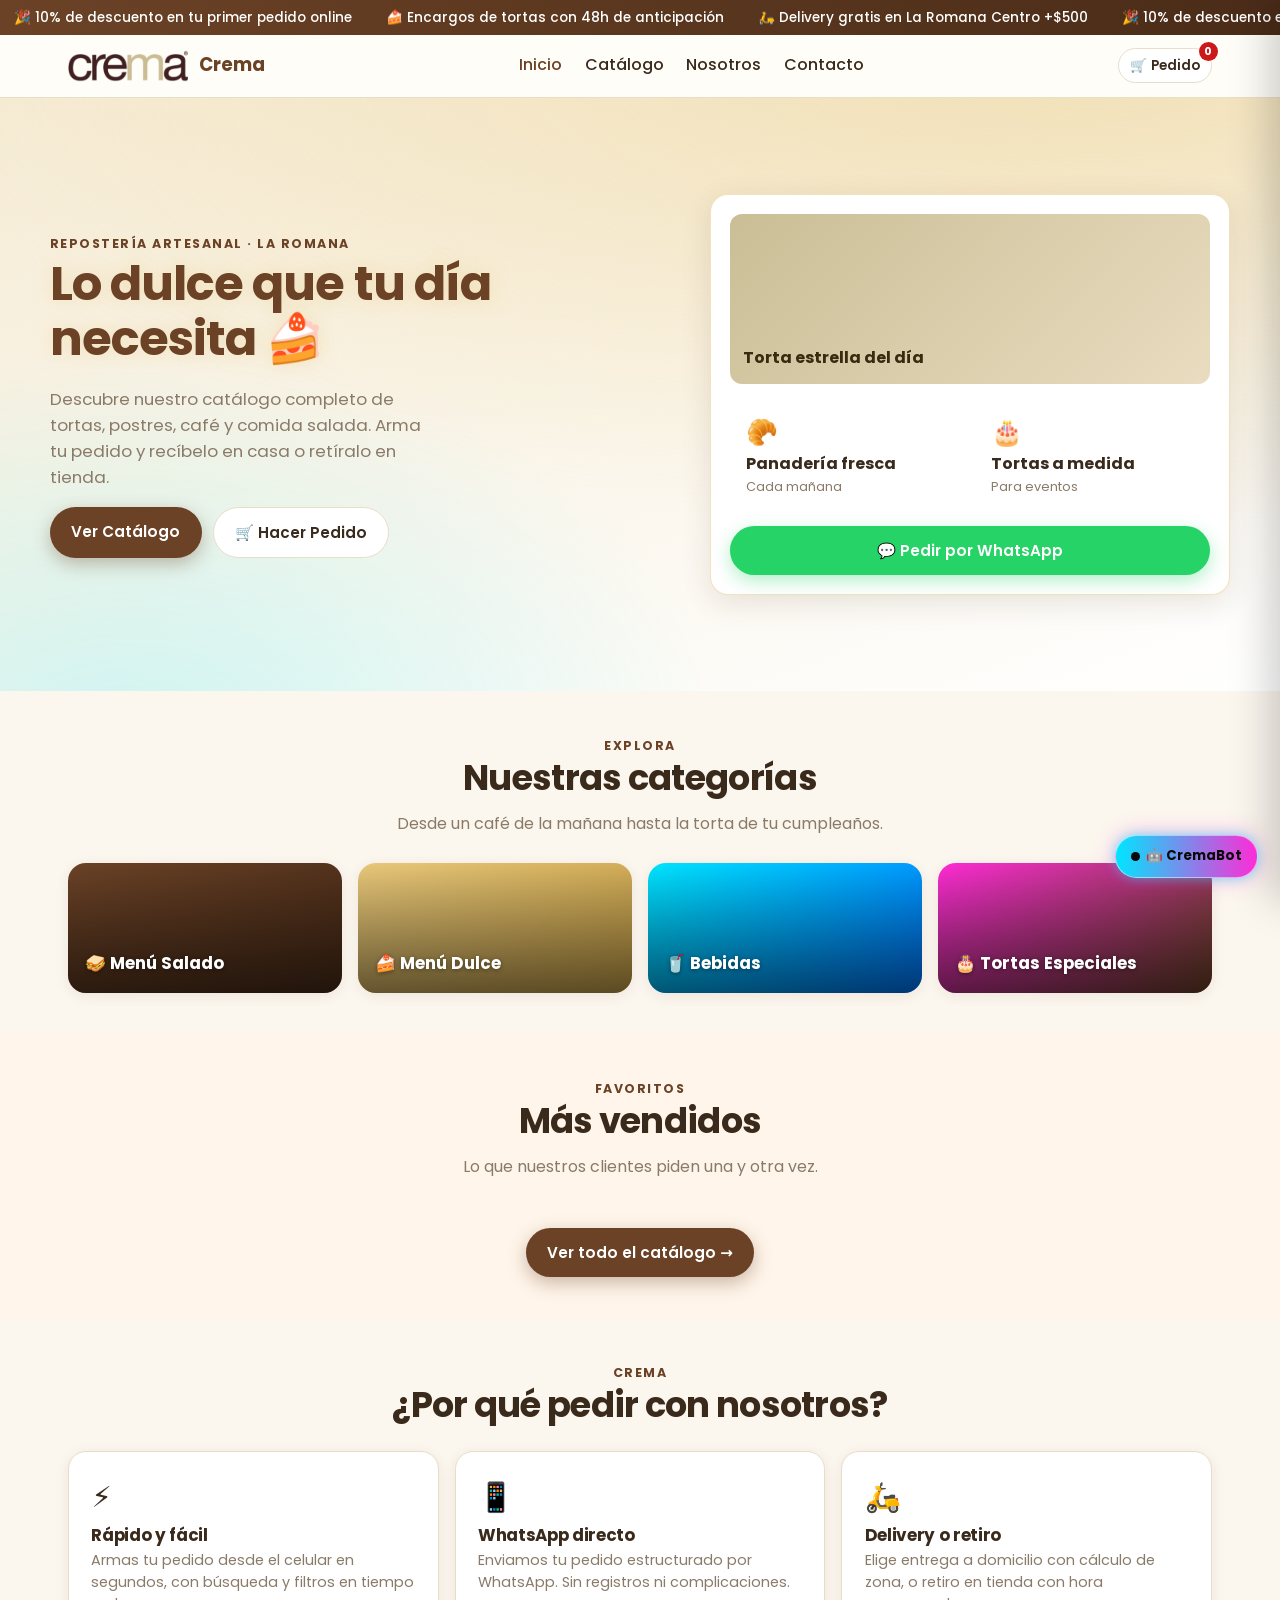
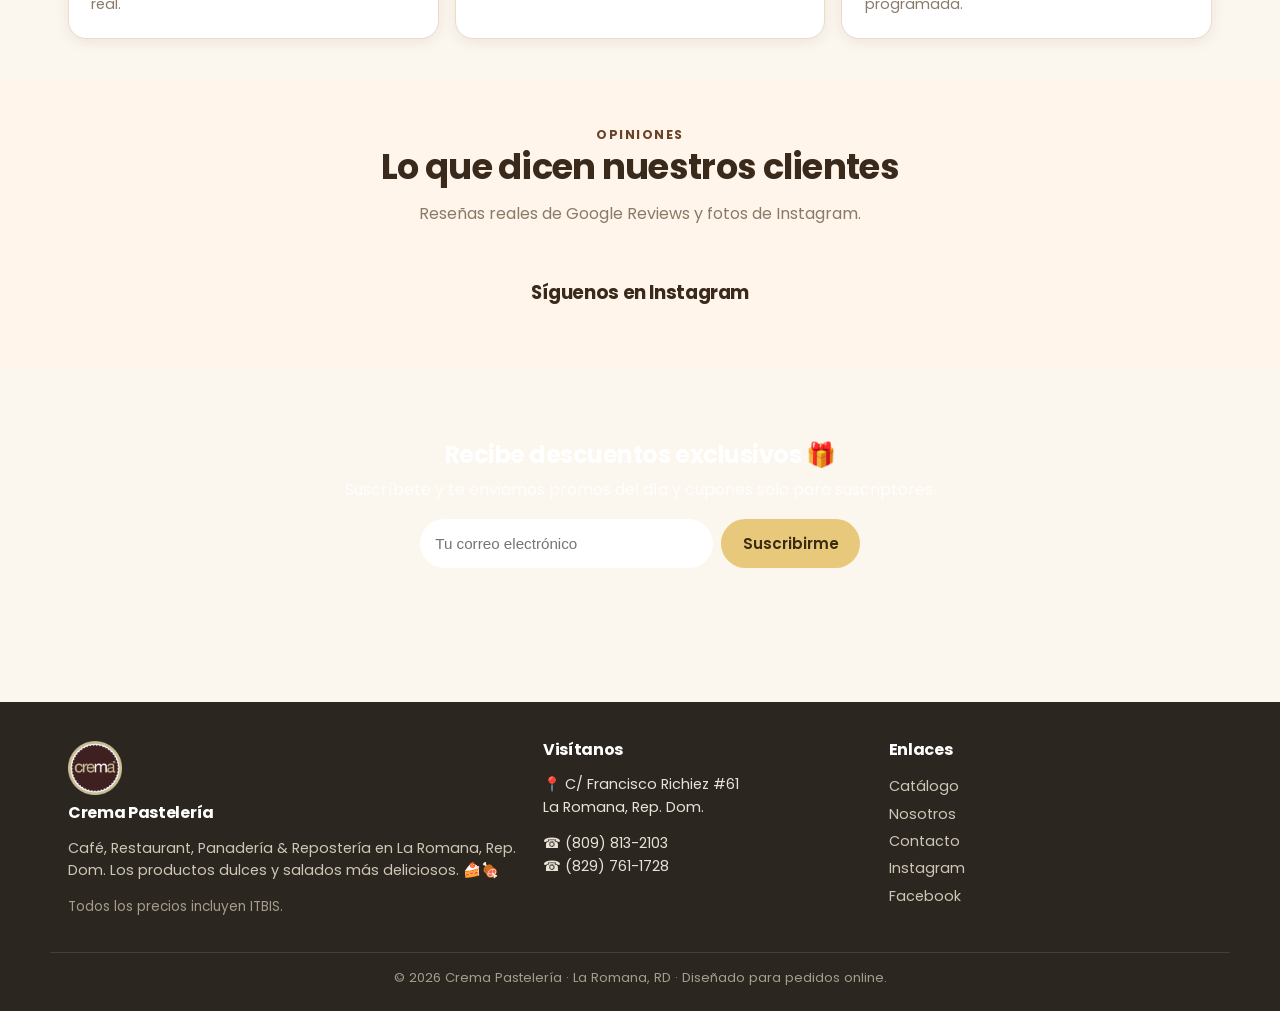
<file: index.html>
<!DOCTYPE html>
<html lang="es">
<head>
<meta charset="UTF-8">
<meta name="viewport" content="width=device-width, initial-scale=1">
<title>Crema Pastelería | Café, Restaurant, Panadería & Repostería — La Romana</title>
<meta name="description" content="Crema Pastelería en La Romana, RD. Repostería, pasteles, postres, café y comida salada. Pide online por WhatsApp con entrega a domicilio o retiro en tienda.">
<meta name="theme-color" content="#6b4226">
<meta property="og:title" content="Crema Pastelería — Pide online">
<meta property="og:description" content="Repostería artesanal en La Romana. Catálogo digital, pedidos por WhatsApp y entrega a domicilio.">
<meta property="og:type" content="website">
<meta property="og:locale" content="es_DO">
<link rel="preconnect" href="https://fonts.googleapis.com">
<link rel="preconnect" href="https://fonts.gstatic.com" crossorigin>
<link href="https://fonts.googleapis.com/css2?family=Poppins:wght@400;500;600;700&display=swap" rel="stylesheet">
<link rel="stylesheet" href="assets/css/style.css">
</head>
<body>

<!-- Promo banner -->
<div class="promo">
  <div class="promo-track">
    <span>🎉 10% de descuento en tu primer pedido online</span>
    <span>🍰 Encargos de tortas con 48h de anticipación</span>
    <span>🛵 Delivery gratis en La Romana Centro +$500</span>
    <span>🎉 10% de descuento en tu primer pedido online</span>
    <span>🍰 Encargos de tortas con 48h de anticipación</span>
    <span>🛵 Delivery gratis en La Romana Centro +$500</span>
  </div>
</div>

<!-- Header -->
<header class="site-header">
  <div class="container nav">
    <a class="brand" href="index.html">
      <img src="assets/img/logos/logo-header.png" alt="Crema Pastelería" onerror="this.style.display='none'">
      Crema
    </a>
    <nav class="nav-links">
      <a href="index.html" class="active">Inicio</a>
      <a href="catalogo.html">Catálogo</a>
      <a href="nosotros.html">Nosotros</a>
      <a href="contacto.html">Contacto</a>
    </nav>
    <div style="display:flex;align-items:center;gap:.6em">
      <button class="cart-btn" data-open-cart aria-label="Abrir pedido">
        🛒 <span>Pedido</span> <span class="cart-count" id="cart-count">0</span>
      </button>
      <button class="hamburger" id="hamburger" aria-label="Menú"><span></span><span></span><span></span></button>
    </div>
  </div>
  <nav class="mobile-menu" id="mobile-menu">
    <a href="index.html">Inicio</a>
    <a href="catalogo.html">Catálogo</a>
    <a href="nosotros.html">Nosotros</a>
    <a href="contacto.html">Contacto</a>
  </nav>
</header>

<!-- Hero -->
<section class="hero">
  <div class="container hero-inner">
    <div class="hero-left">
      <span class="eyebrow">Repostería artesanal · La Romana</span>
      <h1>Lo dulce que tu día necesita 🍰</h1>
      <p>Descubre nuestro catálogo completo de tortas, postres, café y comida salada. Arma tu pedido y recíbelo en casa o retíralo en tienda.</p>
      <div class="hero-cta">
        <a href="catalogo.html" class="btn btn-primary">Ver Catálogo</a>
        <button class="btn btn-ghost" data-open-cart>🛒 Hacer Pedido</button>
      </div>
    </div>
    <div class="hero-card">
      <div class="dish" style="background:linear-gradient(135deg,#cabe96,#e9dcc0)">Torta estrella del día</div>
      <div style="display:grid;grid-template-columns:1fr 1fr;gap:.6em">
        <div style="background:var(--cream-soft);border-radius:14px;padding:1em">
          <div style="font-size:1.6rem">🥐</div><strong>Panadería fresca</strong>
          <div class="muted" style="font-size:.8rem">Cada mañana</div>
        </div>
        <div style="background:var(--cream-soft);border-radius:14px;padding:1em">
          <div style="font-size:1.6rem">🎂</div><strong>Tortas a medida</strong>
          <div class="muted" style="font-size:.8rem">Para eventos</div>
        </div>
      </div>
      <a href="https://wa.me/18098132103" target="_blank" class="btn btn-wa btn-block">💬 Pedir por WhatsApp</a>
    </div>
  </div>
</section>

<!-- Categorías -->
<section id="categorias">
  <div class="container">
    <div class="section-head">
      <span class="eyebrow">Explora</span>
      <h2>Nuestras categorías</h2>
      <p>Desde un café de la mañana hasta la torta de tu cumpleaños.</p>
    </div>
    <div class="cat-grid">
      <a class="cat-card" style="background:linear-gradient(135deg,#6b4226,#4a2c18)" href="catalogo.html?cat=menu-salado"><span>🥪 Menú Salado</span></a>
      <a class="cat-card" style="background:linear-gradient(135deg,#e8c87a,#c9a24a)" href="catalogo.html?cat=menu-dulce"><span>🍰 Menú Dulce</span></a>
      <a class="cat-card" style="background:linear-gradient(135deg,#00e5ff,#0077ff)" href="catalogo.html?cat=bebidas-drinks"><span>🥤 Bebidas</span></a>
      <a class="cat-card" style="background:linear-gradient(135deg,#ff2bd6,#6b4226)" href="catalogo.html?cat=menu-dulce/tartas"><span>🎂 Tortas Especiales</span></a>
    </div>
  </div>
</section>

<!-- Más vendidos (se llena con JS) -->
<section id="vendidos" style="background:#fff5ea">
  <div class="container">
    <div class="section-head">
      <span class="eyebrow">Favoritos</span>
      <h2>Más vendidos</h2>
      <p>Lo que nuestros clientes piden una y otra vez.</p>
    </div>
    <div class="product-grid" id="best-grid"></div>
    <div class="center" style="margin-top:1.4em">
      <a href="catalogo.html" class="btn btn-primary">Ver todo el catálogo →</a>
    </div>
  </div>
</section>

<!-- Por qué elegirnos -->
<section id="porque">
  <div class="container">
    <div class="section-head">
      <span class="eyebrow">Crema</span>
      <h2>¿Por qué pedir con nosotros?</h2>
    </div>
    <div class="feature-grid">
      <div class="feature"><div class="ic">⚡</div><h3>Rápido y fácil</h3><p>Armas tu pedido desde el celular en segundos, con búsqueda y filtros en tiempo real.</p></div>
      <div class="feature"><div class="ic">📱</div><h3>WhatsApp directo</h3><p>Enviamos tu pedido estructurado por WhatsApp. Sin registros ni complicaciones.</p></div>
      <div class="feature"><div class="ic">🛵</div><h3>Delivery o retiro</h3><p>Elige entrega a domicilio con cálculo de zona, o retiro en tienda con hora programada.</p></div>
    </div>
  </div>
</section>

<!-- Reseñas -->
<section id="resenas" style="background:#fff5ea">
  <div class="container">
    <div class="section-head">
      <span class="eyebrow">Opiniones</span>
      <h2>Lo que dicen nuestros clientes</h2>
      <p>Reseñas reales de Google Reviews y fotos de Instagram.</p>
    </div>
    <div class="reviews-grid" id="reviews-grid"></div>
    <h3 class="center" style="margin-top:1.6em">Síguenos en Instagram</h3>
    <div class="ig-grid" id="ig-grid"></div>
  </div>
</section>

<!-- Suscripción -->
<section id="suscribir">
  <div class="container">
    <div class="subscribe">
      <h2>Recibe descuentos exclusivos 🎁</h2>
      <p style="opacity:.9;margin:.2em 0 0">Suscríbete y te enviamos promos del día y cupones solo para suscriptores.</p>
      <form id="subscribe-form">
        <input type="email" id="sub-email" placeholder="Tu correo electrónico" required>
        <button class="btn btn-cream" type="submit">Suscribirme</button>
      </form>
      <div class="msg" id="sub-msg"></div>
    </div>
  </div>
</section>

<!-- Footer -->
<footer class="site-footer">
  <div class="container footer-grid">
    <div>
      <img src="assets/img/logos/logo-principal.png" alt="Crema Pastelería" style="height:54px;width:auto;margin-bottom:.6em;border-radius:10px">
      <h4>Crema Pastelería</h4>
      <p style="font-size:.9rem;color:#cfc6b6">Café, Restaurant, Panadería & Repostería en La Romana, Rep. Dom. Los productos dulces y salados más deliciosos. 🍰🍖</p>
      <p style="font-size:.85rem;color:#a59c8c">Todos los precios incluyen ITBIS.</p>
    </div>
    <div>
      <h4>Visítanos</h4>
      <p style="font-size:.9rem">📍 C/ Francisco Richiez #61<br>La Romana, Rep. Dom.</p>
      <p style="font-size:.9rem">☎ (809) 813-2103<br>☎ (829) 761-1728</p>
    </div>
    <div>
      <h4>Enlaces</h4>
      <p style="font-size:.9rem;line-height:1.9">
        <a href="catalogo.html">Catálogo</a><br>
        <a href="nosotros.html">Nosotros</a><br>
        <a href="contacto.html">Contacto</a><br>
        <a href="https://instagram.com/cremapasteleria" target="_blank">Instagram</a><br>
        <a href="https://facebook.com/cremapasteleria" target="_blank">Facebook</a>
      </p>
    </div>
  </div>
  <div class="container footer-bottom">© <span id="year"></span> Crema Pastelería · La Romana, RD · Diseñado para pedidos online.</div>
</footer>

<!-- Carrito drawer -->
<div class="cart-overlay" id="cart-overlay"></div>
<aside class="cart-drawer" id="cart-drawer" aria-label="Pedido">
  <div class="cart-head">
    <h3>Tu Pedido 🛒</h3>
    <button class="close" data-close-cart aria-label="Cerrar">✕</button>
  </div>
  <div class="cart-items" id="cart-items"></div>
  <div class="cart-foot">
    <div class="delivery-toggle" id="delivery-block" style="display:none">
      <button data-mode="pickup" class="active">🏪 Retiro</button>
      <button data-mode="delivery">🛵 Delivery</button>
    </div>
    <div id="zone-wrap" style="display:none" class="field">
      <label>Zona de entrega</label>
      <select id="zone-sel">
        <option value="central">La Romana Centro</option>
        <option value="este">Romana Este</option>
        <option value="colonia">Villa Hermosa / Colonia</option>
        <option value="out">Fuera de zona (+cargo)</option>
      </select>
    </div>
    <div class="sched">
      <div class="field" style="margin:0">
        <label>Fecha</label>
        <input type="date" id="sched-date">
      </div>
      <div class="field" style="margin:0">
        <label>Hora</label>
        <select id="sched-time">
          <option>09:00</option><option>10:00</option><option>11:00</option>
          <option>12:00</option><option>13:00</option><option>14:00</option>
          <option>15:00</option><option>16:00</option><option>17:00</option>
          <option>18:00</option><option>19:00</option>
        </select>
      </div>
    </div>
    <div class="cart-total"><span>Total</span><span id="cart-total">$0.00</span></div>
    <button class="btn btn-wa btn-block" id="send-wa">💬 Enviar pedido por WhatsApp</button>
  </div>
</aside>

<!-- FAB carrito -->
<button class="fab btn btn-primary" id="cart-fab" aria-label="Pedido">🛒 <span class="cart-count" id="cart-count2">0</span></button>

<!-- Chatbot flotante -->
<button class="chat-fab" id="chat-fab" aria-label="Chat">
  <span class="dot"></span> <span id="chat-fab-text">🤖 CremaBot</span>
</button>
<div class="chat-panel" id="chat-panel" aria-live="polite">
  <div class="chat-head">
    <div class="avatar">🤖</div>
    <div>
      <div class="title">CremaBot</div>
      <div class="sub">Busca precios y productos</div>
    </div>
    <button class="x" id="chat-close" aria-label="Cerrar">✕</button>
  </div>
  <div class="chat-body" id="chat-body"></div>
  <form class="chat-input" id="chat-form">
    <input type="text" id="chat-text" placeholder="Pregunta algo... ej. precio de la torta" autocomplete="off">
    <button type="submit">➤</button>
  </form>
</div>

<div class="toast" id="toast"></div>

<script src="assets/js/products.js"></script>
<script src="assets/js/app.js"></script>
<script src="assets/js/home.js"></script>
<script src="assets/js/chatbot.js"></script>
</body>
</html>
</file>
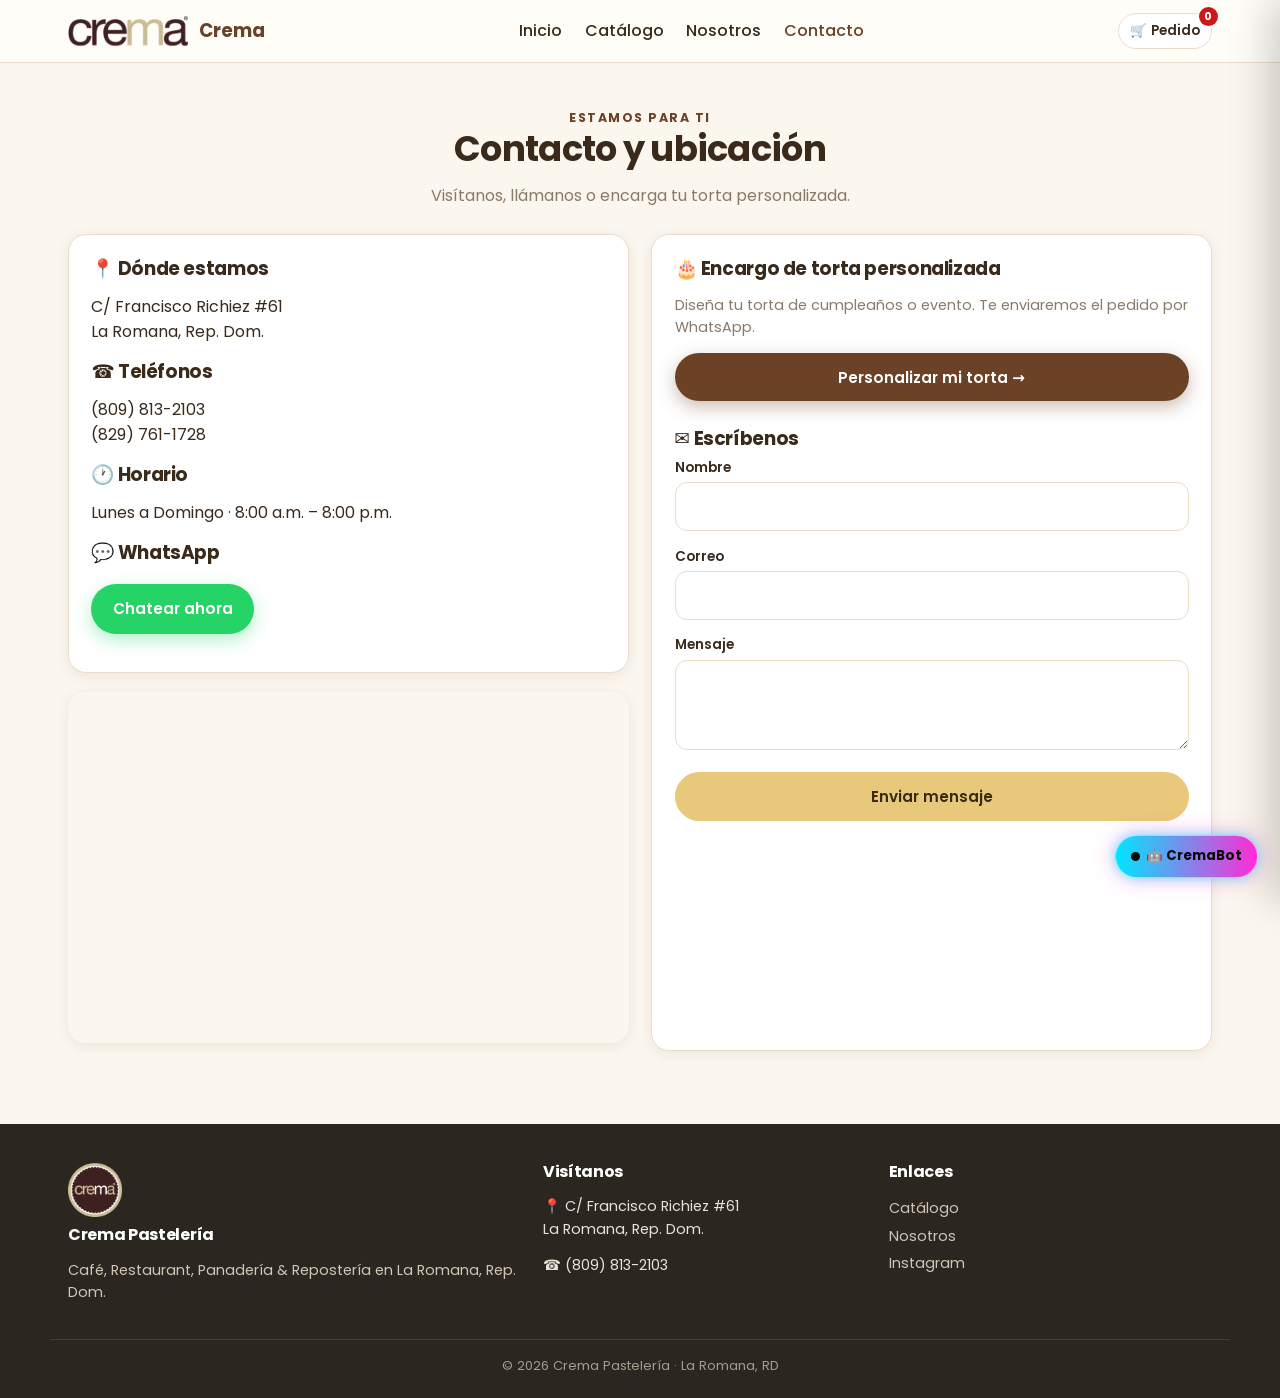
<file: contacto.html>
<!DOCTYPE html>
<html lang="es">
<head>
<meta charset="UTF-8">
<meta name="viewport" content="width=device-width, initial-scale=1">
<title>Contacto | Crema Pastelería — La Romana</title>
<meta name="description" content="Contacta y ubica a Crema Pastelería en La Romana. Horarios, teléfonos, mapa y encargo de tortas personalizadas.">
<meta name="theme-color" content="#6b4226">
<link rel="preconnect" href="https://fonts.googleapis.com">
<link rel="preconnect" href="https://fonts.gstatic.com" crossorigin>
<link href="https://fonts.googleapis.com/css2?family=Poppins:wght@400;500;600;700&display=swap" rel="stylesheet">
<link rel="stylesheet" href="assets/css/style.css">
</head>
<body>

<header class="site-header">
  <div class="container nav">
    <a class="brand" href="index.html">
      <img src="assets/img/logos/logo-header.png" alt="Crema Pastelería" onerror="this.style.display='none'">
      Crema
    </a>
    <nav class="nav-links">
      <a href="index.html">Inicio</a>
      <a href="catalogo.html">Catálogo</a>
      <a href="nosotros.html">Nosotros</a>
      <a href="contacto.html" class="active">Contacto</a>
    </nav>
    <div style="display:flex;align-items:center;gap:.6em">
      <button class="cart-btn" data-open-cart aria-label="Abrir pedido">🛒 <span>Pedido</span> <span class="cart-count" id="cart-count">0</span></button>
      <button class="hamburger" id="hamburger" aria-label="Menú"><span></span><span></span><span></span></button>
    </div>
  </div>
  <nav class="mobile-menu" id="mobile-menu">
    <a href="index.html">Inicio</a>
    <a href="catalogo.html">Catálogo</a>
    <a href="nosotros.html">Nosotros</a>
    <a href="contacto.html">Contacto</a>
  </nav>
</header>

<section>
  <div class="container">
    <div class="section-head">
      <span class="eyebrow">Estamos para ti</span>
      <h2>Contacto y ubicación</h2>
      <p>Visítanos, llámanos o encarga tu torta personalizada.</p>
    </div>

    <div class="contact-grid">
      <div>
        <div class="info-card" style="margin-bottom:1.2em">
          <h3>📍 Dónde estamos</h3>
          <p>C/ Francisco Richiez #61<br>La Romana, Rep. Dom.</p>
          <h3>☎ Teléfonos</h3>
          <p>(809) 813-2103<br>(829) 761-1728</p>
          <h3>🕐 Horario</h3>
          <p>Lunes a Domingo · 8:00 a.m. – 8:00 p.m.</p>
          <h3>💬 WhatsApp</h3>
          <p><a class="btn btn-wa" style="margin-top:.3em" href="https://wa.me/18098132103" target="_blank">Chatear ahora</a></p>
        </div>
        <iframe class="map" title="Ubicación Crema" loading="lazy"
          src="https://www.google.com/maps?q=Crema%20Pasteleria%20La%20Romana&output=embed"></iframe>
      </div>

      <div class="info-card">
        <h3>🎂 Encargo de torta personalizada</h3>
        <p class="muted" style="font-size:.9rem">Diseña tu torta de cumpleaños o evento. Te enviaremos el pedido por WhatsApp.</p>
        <button class="btn btn-primary btn-block" id="open-cake">Personalizar mi torta →</button>

        <h3 style="margin-top:1.4em">✉️ Escríbenos</h3>
        <form id="contact-form">
          <div class="field"><label>Nombre</label><input type="text" name="nombre" required></div>
          <div class="field"><label>Correo</label><input type="email" name="email" required></div>
          <div class="field"><label>Mensaje</label><textarea name="mensaje" required></textarea></div>
          <button class="btn btn-cream btn-block" type="submit">Enviar mensaje</button>
          <div class="msg" id="contact-msg" style="font-size:.85rem;color:var(--blue);min-height:1.2em;margin-top:.5em"></div>
        </form>
      </div>
    </div>
  </div>
</section>

<!-- Modal torta personalizada -->
<div class="modal-overlay" id="cake-modal">
  <div class="modal">
    <button class="close" aria-label="Cerrar">✕</button>
    <h3>🎂 Personaliza tu torta</h3>
    <form id="cake-form">
      <div class="field"><label>Tamaño</label>
        <select name="size" required>
          <option>Personal (4-6 pers.)</option>
          <option>Mediana (8-12 pers.)</option>
          <option>Grande (14-20 pers.)</option>
          <option>Familiar (22+ pers.)</option>
        </select>
      </div>
      <div class="field"><label>Sabor de bizcocho</label>
        <select name="bizcocho" required>
          <option>Vainilla</option><option>Chocolate</option><option>Red velvet</option><option>Zanahoria</option><option>Marble</option>
        </select>
      </div>
      <div class="field"><label>Relleno</label>
        <select name="relleno" required>
          <option>Crema pastelera</option><option>Fruta natural</option><option>Mousse de chocolate</option><option>Dulce de leche</option><option>Queso crema</option>
        </select>
      </div>
      <div class="field"><label>Cubierta</label>
        <select name="cubierta" required>
          <option>Buttercream</option><option>Glaseado real</option><option>Chocolate</option><option>Fruta y crema</option>
        </select>
      </div>
      <div class="field"><label>Mensaje en la torta</label><input type="text" name="mensaje" placeholder="Ej: ¡Feliz cumpleaños Ana!"></div>
      <div class="field"><label>Fecha de entrega</label><input type="date" name="fecha" required></div>
      <div class="field"><label>Tu nombre / contacto</label><input type="text" name="nombre" placeholder="Tu nombre y teléfono" required></div>
      <button class="btn btn-wa btn-block" type="submit">💬 Enviar encargo por WhatsApp</button>
    </form>
  </div>
</div>

<footer class="site-footer">
  <div class="container footer-grid">
    <div><img src="assets/img/logos/logo-principal.png" alt="Crema Pastelería" style="height:54px;width:auto;margin-bottom:.6em;border-radius:10px">
      <h4>Crema Pastelería</h4><p style="font-size:.9rem;color:#cfc6b6">Café, Restaurant, Panadería & Repostería en La Romana, Rep. Dom.</p></div>
    <div><h4>Visítanos</h4><p style="font-size:.9rem">📍 C/ Francisco Richiez #61<br>La Romana, Rep. Dom.</p><p style="font-size:.9rem">☎ (809) 813-2103</p></div>
    <div><h4>Enlaces</h4><p style="font-size:.9rem;line-height:1.9"><a href="catalogo.html">Catálogo</a><br><a href="nosotros.html">Nosotros</a><br><a href="https://instagram.com/cremapasteleria" target="_blank">Instagram</a></p></div>
  </div>
  <div class="container footer-bottom">© <span id="year"></span> Crema Pastelería · La Romana, RD</div>
</footer>

<div class="cart-overlay" id="cart-overlay"></div>
<aside class="cart-drawer" id="cart-drawer" aria-label="Pedido">
  <div class="cart-head"><h3>Tu Pedido 🛒</h3><button class="close" data-close-cart aria-label="Cerrar">✕</button></div>
  <div class="cart-items" id="cart-items"></div>
  <div class="cart-foot">
    <div class="delivery-toggle" id="delivery-block" style="display:none">
      <button data-mode="pickup" class="active">🏪 Retiro</button>
      <button data-mode="delivery">🛵 Delivery</button>
    </div>
    <div id="zone-wrap" style="display:none" class="field"><label>Zona de entrega</label>
      <select id="zone-sel"><option value="central">La Romana Centro</option><option value="este">Romana Este</option><option value="colonia">Villa Hermosa / Colonia</option><option value="out">Fuera de zona (+cargo)</option></select>
    </div>
    <div class="sched">
      <div class="field" style="margin:0"><label>Fecha</label><input type="date" id="sched-date"></div>
      <div class="field" style="margin:0"><label>Hora</label>
        <select id="sched-time"><option>09:00</option><option>10:00</option><option>11:00</option><option>12:00</option><option>13:00</option><option>14:00</option><option>15:00</option><option>16:00</option><option>17:00</option><option>18:00</option><option>19:00</option></select>
      </div>
    </div>
    <div class="cart-total"><span>Total</span><span id="cart-total">$0.00</span></div>
    <button class="btn btn-wa btn-block" id="send-wa">💬 Enviar pedido por WhatsApp</button>
  </div>
</aside>
<button class="fab btn btn-primary" id="cart-fab" aria-label="Pedido">🛒 <span class="cart-count" id="cart-count2">0</span></button>

<button class="chat-fab" id="chat-fab" aria-label="Chat"><span class="dot"></span> <span id="chat-fab-text">🤖 CremaBot</span></button>
<div class="chat-panel" id="chat-panel" aria-live="polite">
  <div class="chat-head"><div class="avatar">🤖</div><div><div class="title">CremaBot</div><div class="sub">Busca precios y productos</div></div><button class="x" id="chat-close" aria-label="Cerrar">✕</button></div>
  <div class="chat-body" id="chat-body"></div>
  <form class="chat-input" id="chat-form"><input type="text" id="chat-text" placeholder="Pregunta algo... ej. precio de la torta" autocomplete="off"><button type="submit">➤</button></form>
</div>
<div class="toast" id="toast"></div>

<script src="assets/js/app.js"></script>
<script src="assets/js/chatbot.js"></script>
</body>
</html>
</file>
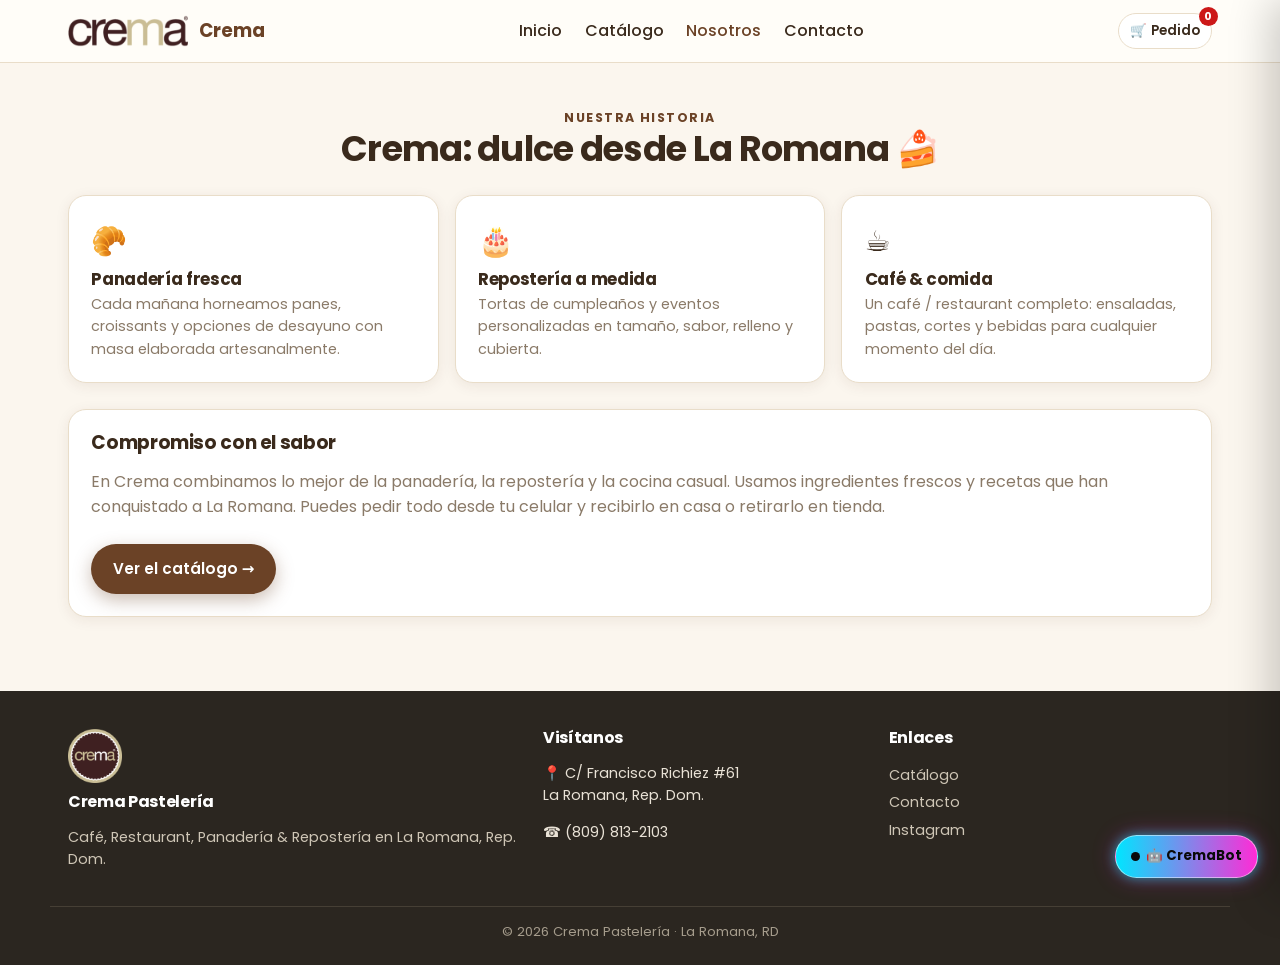
<file: nosotros.html>
<!DOCTYPE html>
<html lang="es">
<head>
<meta charset="UTF-8">
<meta name="viewport" content="width=device-width, initial-scale=1">
<title>Nosotros | Crema Pastelería — La Romana</title>
<meta name="description" content="Conoce la historia de Crema Pastelería, repostería artesanal en La Romana, RD.">
<meta name="theme-color" content="#6b4226">
<link rel="preconnect" href="https://fonts.googleapis.com">
<link rel="preconnect" href="https://fonts.gstatic.com" crossorigin>
<link href="https://fonts.googleapis.com/css2?family=Poppins:wght@400;500;600;700&display=swap" rel="stylesheet">
<link rel="stylesheet" href="assets/css/style.css">
</head>
<body>

<header class="site-header">
  <div class="container nav">
    <a class="brand" href="index.html">
      <img src="assets/img/logos/logo-header.png" alt="Crema Pastelería" onerror="this.style.display='none'">
      Crema
    </a>
    <nav class="nav-links">
      <a href="index.html">Inicio</a>
      <a href="catalogo.html">Catálogo</a>
      <a href="nosotros.html" class="active">Nosotros</a>
      <a href="contacto.html">Contacto</a>
    </nav>
    <div style="display:flex;align-items:center;gap:.6em">
      <button class="cart-btn" data-open-cart aria-label="Abrir pedido">🛒 <span>Pedido</span> <span class="cart-count" id="cart-count">0</span></button>
      <button class="hamburger" id="hamburger" aria-label="Menú"><span></span><span></span><span></span></button>
    </div>
  </div>
  <nav class="mobile-menu" id="mobile-menu">
    <a href="index.html">Inicio</a>
    <a href="catalogo.html">Catálogo</a>
    <a href="nosotros.html">Nosotros</a>
    <a href="contacto.html">Contacto</a>
  </nav>
</header>

<section>
  <div class="container">
    <div class="section-head">
      <span class="eyebrow">Nuestra historia</span>
      <h2>Crema: dulce desde La Romana 🍰</h2>
    </div>
    <div class="feature-grid">
      <div class="feature"><div class="ic">🥐</div><h3>Panadería fresca</h3><p>Cada mañana horneamos panes, croissants y opciones de desayuno con masa elaborada artesanalmente.</p></div>
      <div class="feature"><div class="ic">🎂</div><h3>Repostería a medida</h3><p>Tortas de cumpleaños y eventos personalizadas en tamaño, sabor, relleno y cubierta.</p></div>
      <div class="feature"><div class="ic">☕</div><h3>Café & comida</h3><p>Un café / restaurant completo: ensaladas, pastas, cortes y bebidas para cualquier momento del día.</p></div>
    </div>
    <div class="info-card" style="margin-top:1.6em">
      <h3>Compromiso con el sabor</h3>
      <p class="muted">En Crema combinamos lo mejor de la panadería, la repostería y la cocina casual. Usamos ingredientes frescos y recetas que han conquistado a La Romana. Puedes pedir todo desde tu celular y recibirlo en casa o retirarlo en tienda.</p>
      <a href="catalogo.html" class="btn btn-primary" style="margin-top:.6em">Ver el catálogo →</a>
    </div>
  </div>
</section>

<footer class="site-footer">
  <div class="container footer-grid">
    <div><img src="assets/img/logos/logo-principal.png" alt="Crema Pastelería" style="height:54px;width:auto;margin-bottom:.6em;border-radius:10px">
      <h4>Crema Pastelería</h4><p style="font-size:.9rem;color:#cfc6b6">Café, Restaurant, Panadería & Repostería en La Romana, Rep. Dom.</p></div>
    <div><h4>Visítanos</h4><p style="font-size:.9rem">📍 C/ Francisco Richiez #61<br>La Romana, Rep. Dom.</p><p style="font-size:.9rem">☎ (809) 813-2103</p></div>
    <div><h4>Enlaces</h4><p style="font-size:.9rem;line-height:1.9"><a href="catalogo.html">Catálogo</a><br><a href="contacto.html">Contacto</a><br><a href="https://instagram.com/cremapasteleria" target="_blank">Instagram</a></p></div>
  </div>
  <div class="container footer-bottom">© <span id="year"></span> Crema Pastelería · La Romana, RD</div>
</footer>

<div class="cart-overlay" id="cart-overlay"></div>
<aside class="cart-drawer" id="cart-drawer" aria-label="Pedido">
  <div class="cart-head"><h3>Tu Pedido 🛒</h3><button class="close" data-close-cart aria-label="Cerrar">✕</button></div>
  <div class="cart-items" id="cart-items"></div>
  <div class="cart-foot">
    <div class="delivery-toggle" id="delivery-block" style="display:none">
      <button data-mode="pickup" class="active">🏪 Retiro</button>
      <button data-mode="delivery">🛵 Delivery</button>
    </div>
    <div id="zone-wrap" style="display:none" class="field"><label>Zona de entrega</label>
      <select id="zone-sel"><option value="central">La Romana Centro</option><option value="este">Romana Este</option><option value="colonia">Villa Hermosa / Colonia</option><option value="out">Fuera de zona (+cargo)</option></select>
    </div>
    <div class="sched">
      <div class="field" style="margin:0"><label>Fecha</label><input type="date" id="sched-date"></div>
      <div class="field" style="margin:0"><label>Hora</label>
        <select id="sched-time"><option>09:00</option><option>10:00</option><option>11:00</option><option>12:00</option><option>13:00</option><option>14:00</option><option>15:00</option><option>16:00</option><option>17:00</option><option>18:00</option><option>19:00</option></select>
      </div>
    </div>
    <div class="cart-total"><span>Total</span><span id="cart-total">$0.00</span></div>
    <button class="btn btn-wa btn-block" id="send-wa">💬 Enviar pedido por WhatsApp</button>
  </div>
</aside>
<button class="fab btn btn-primary" id="cart-fab" aria-label="Pedido">🛒 <span class="cart-count" id="cart-count2">0</span></button>

<button class="chat-fab" id="chat-fab" aria-label="Chat"><span class="dot"></span> <span id="chat-fab-text">🤖 CremaBot</span></button>
<div class="chat-panel" id="chat-panel" aria-live="polite">
  <div class="chat-head"><div class="avatar">🤖</div><div><div class="title">CremaBot</div><div class="sub">Busca precios y productos</div></div><button class="x" id="chat-close" aria-label="Cerrar">✕</button></div>
  <div class="chat-body" id="chat-body"></div>
  <form class="chat-input" id="chat-form"><input type="text" id="chat-text" placeholder="Pregunta algo... ej. precio de la torta" autocomplete="off"><button type="submit">➤</button></form>
</div>
<div class="toast" id="toast"></div>

<script src="assets/js/app.js"></script>
<script src="assets/js/chatbot.js"></script>
</body>
</html>
</file>
<file: assets/css/style.css>
/* ===========================================================
   CREMA PASTELERÍA — Rediseño
   Mobile-first · Paleta de marca · Food-appealing
   =========================================================== */
:root{
  /* Paleta real de Crema Pastelería: café/marrón, blanco y amarillo crema */
  --cafe:#6b4226;
  --cafe-dark:#4a2c18;
  --cafe-soft:#8a5a36;
  --crema:#e8c87a;            /* amarillo crema de la marca */
  --crema-soft:#f6ecd6;
  --blanco:#fffdf9;
  --red:#cc1818;
  --ink:#3a2a1c;
  --muted:#8a7a68;
  --bg:#fbf6ee;
  --card:#ffffff;
  --line:#e9ddc9;
  /* Acentos NEÓN futuristas (usados con moderación en CTA, glow, chatbot) */
  --neon-cyan:#00e5ff;
  --neon-magenta:#ff2bd6;
  --neon-lime:#b6ff3c;
  --neon-glow:0 0 12px rgba(0,229,255,.55), 0 0 22px rgba(255,43,214,.35);
  --radius:18px;
  --radius-sm:12px;
  --shadow:0 8px 30px rgba(74,44,24,.12);
  --shadow-sm:0 3px 14px rgba(74,44,24,.08);
  --maxw:1180px;
  --header-h:62px;
  font-synthesis:none;
}
*{box-sizing:border-box}
html{scroll-behavior:smooth}
body{
  margin:0;
  font-family:'Poppins',system-ui,-apple-system,Segoe UI,Roboto,Helvetica,Arial,sans-serif;
  color:var(--ink);
  background:var(--bg);
  line-height:1.55;
  -webkit-font-smoothing:antialiased;
}
h1,h2,h3,h4{line-height:1.15;margin:0 0 .4em;font-weight:700;letter-spacing:-.02em}
a{color:inherit;text-decoration:none}
img{max-width:100%;display:block}
button{font-family:inherit;cursor:pointer;border:none;background:none}
.container{width:100%;max-width:var(--maxw);margin:0 auto;padding:0 18px}
.muted{color:var(--muted)}
.center{text-align:center}
.btn{
  display:inline-flex;align-items:center;gap:.5em;justify-content:center;
  padding:.85em 1.4em;border-radius:999px;font-weight:600;font-size:.95rem;
  transition:transform .15s ease,box-shadow .15s ease,background .15s ease;
  white-space:nowrap;
}
.btn:active{transform:scale(.97)}
.btn-primary{background:var(--cafe);color:#fff;box-shadow:0 6px 18px rgba(107,66,38,.35)}
.btn-primary:hover{background:var(--cafe-dark)}
.btn-cream{background:var(--crema);color:#3a2a10}
.btn-ghost{background:#fff;color:var(--ink);border:1.5px solid var(--line)}
.btn-wa{background:#25d366;color:#fff;box-shadow:0 6px 18px rgba(37,211,102,.35)}
.btn-block{width:100%}
.badge{display:inline-block;background:var(--red);color:#fff;font-size:.7rem;font-weight:700;
  padding:.2em .6em;border-radius:999px;letter-spacing:.04em}

/* ---------- Top promo banner ---------- */
.promo{
  background:linear-gradient(90deg,var(--cafe),var(--cafe-dark));
  color:#fff;font-size:.85rem;font-weight:500;text-align:center;
  padding:.5em 1em;position:relative;overflow:hidden;
}
.promo .promo-track{display:inline-flex;gap:2.5em;animation:scrollx 18s linear infinite;white-space:nowrap}
.promo:hover .promo-track{animation-play-state:paused}
@keyframes scrollx{from{transform:translateX(0)}to{transform:translateX(-50%)}}
.promo a{color:#fff;text-decoration:underline;text-underline-offset:2px}

/* ---------- Header ---------- */
.site-header{
  position:sticky;top:0;z-index:50;background:rgba(255,253,249,.92);
  backdrop-filter:saturate(1.4) blur(10px);
  border-bottom:1px solid var(--line);
}
.nav{display:flex;align-items:center;justify-content:space-between;height:var(--header-h)}
.brand{display:flex;align-items:center;gap:.6em;font-weight:700;font-size:1.15rem;color:var(--cafe)}
.brand img{height:40px;width:auto;border-radius:8px}
.nav-links{display:none;gap:1.4em;align-items:center;font-weight:500}
.nav-links a{padding:.3em 0;position:relative;color:var(--ink)}
.nav-links a.active,.nav-links a:hover{color:var(--cafe)}
.cart-btn{
  position:relative;display:inline-flex;align-items:center;gap:.35em;
  background:#fff;border:1.5px solid var(--line);border-radius:999px;
  padding:.5em .8em;font-weight:600;color:var(--ink);
}
.cart-count{position:absolute;top:-7px;right:-7px;background:var(--red);color:#fff;
  font-size:.7rem;min-width:19px;height:19px;border-radius:999px;display:flex;
  align-items:center;justify-content:center;font-weight:700;padding:0 4px}
.hamburger{display:inline-flex;flex-direction:column;gap:4px;padding:.5em}
.hamburger span{width:22px;height:2px;background:var(--ink);border-radius:2px;transition:.2s}
.mobile-menu{display:none;flex-direction:column;gap:.2em;padding:.5em 18px 1em;
  border-bottom:1px solid var(--line);background:var(--bg)}
.mobile-menu.open{display:flex}
.mobile-menu a{padding:.7em .2em;border-bottom:1px solid var(--line);font-weight:500}
@media(min-width:880px){
  .nav-links{display:flex}
  .hamburger{display:none}
  .mobile-menu{display:none!important}
}

/* ---------- Hero ---------- */
.hero{position:relative;overflow:hidden;background:
  radial-gradient(1200px 500px at 85% -10%,rgba(232,200,122,.45),transparent),
  radial-gradient(600px 400px at 10% 110%,rgba(0,229,255,.18),transparent),
  linear-gradient(160deg,var(--crema-soft),#fff);}
.hero-inner{display:grid;gap:1.5em;align-items:center;padding:2.4em 0}
.hero h1{font-size:clamp(1.8rem,5vw,3rem);color:var(--cafe);text-shadow:0 0 18px rgba(232,200,122,.35)}
.hero p{font-size:1.05rem;color:var(--muted);max-width:34ch}
.hero-cta{display:flex;flex-wrap:wrap;gap:.7em;margin-top:.4em}
/* En móvil, centrar el texto del hero (en escritorio queda a la izquierda) */
@media(max-width:879px){
  .hero-left{text-align:center;display:flex;flex-direction:column;align-items:center}
  .hero-left .eyebrow{text-align:center}
  .hero-left p{max-width:36ch}
  .hero-cta{justify-content:center}
}
.hero-card{
  background:#fff;border-radius:var(--radius);box-shadow:var(--shadow);
  padding:1.2em;display:grid;gap:.8em;border:1px solid rgba(232,200,122,.5);
}
.hero-card .dish{height:170px;border-radius:var(--radius-sm);
  background:linear-gradient(135deg,var(--crema),#e9dcc0) center/cover;display:flex;
  align-items:flex-end;padding:.8em;color:#3a2a10;font-weight:700}
@media(min-width:880px){.hero-inner{grid-template-columns:1.1fr .9fr;padding:3.4em 0}}

/* ---------- Sections ---------- */
section{padding:2.6em 0}
.section-head{text-align:center;margin-bottom:1.6em}
.section-head h2{font-size:clamp(1.5rem,3.5vw,2.2rem)}
.section-head p{color:var(--muted);max-width:52ch;margin:.3em auto 0}
.eyebrow{color:var(--cafe);font-weight:700;letter-spacing:.12em;text-transform:uppercase;font-size:.78rem}

/* categories */
.cat-grid{display:grid;grid-template-columns:repeat(2,1fr);gap:1em}
.cat-card{position:relative;border-radius:var(--radius);overflow:hidden;min-height:130px;
  display:flex;align-items:flex-end;color:#fff;box-shadow:var(--shadow-sm);
  background-size:cover;background-position:center}
.cat-card::after{content:"";position:absolute;inset:0;background:linear-gradient(180deg,rgba(0,0,0,0),rgba(0,0,0,.55))}
.cat-card span{position:relative;z-index:2;padding:1em;font-weight:700;font-size:1.05rem;text-shadow:0 1px 4px rgba(0,0,0,.4)}
@media(min-width:680px){.cat-grid{grid-template-columns:repeat(4,1fr)}}

/* best sellers */
.product-grid{display:grid;grid-template-columns:repeat(2,1fr);gap:1em}
@media(min-width:680px){.product-grid{grid-template-columns:repeat(3,1fr)}}
@media(min-width:980px){.product-grid{grid-template-columns:repeat(4,1fr)}}
.product-card{background:var(--card);border-radius:var(--radius);overflow:hidden;box-shadow:var(--shadow-sm);
  display:flex;flex-direction:column;transition:transform .15s ease,box-shadow .15s ease}
.product-card:hover{transform:translateY(-4px);box-shadow:var(--shadow)}
.product-thumb{aspect-ratio:1/1;background:linear-gradient(135deg,var(--cream-soft),#fff);
  display:flex;align-items:center;justify-content:center;overflow:hidden;position:relative}
.product-thumb img{width:100%;height:100%;object-fit:cover}
.product-thumb .ph{font-size:2.4rem;font-weight:800;color:var(--cream)}
.product-body{padding:.8em .9em 1em;display:flex;flex-direction:column;gap:.35em;flex:1}
.product-name{font-weight:600;font-size:.95rem;line-height:1.25}
.product-price{color:var(--cafe);font-weight:700;font-size:1.05rem}
.product-card .btn{margin-top:auto;font-size:.85rem;padding:.6em}
/* acento neón futurista en CTA principal */
.btn-neon{
  background:linear-gradient(90deg,var(--neon-cyan),var(--neon-magenta));
  color:#0a0a0a;font-weight:700;box-shadow:var(--neon-glow);
  border:1px solid rgba(255,255,255,.4);
}
.btn-neon:hover{filter:brightness(1.08)}

/* about / features */
.feature-grid{display:grid;grid-template-columns:1fr;gap:1em}
@media(min-width:680px){.feature-grid{grid-template-columns:repeat(3,1fr)}}
.feature{background:#fff;border-radius:var(--radius);padding:1.4em;box-shadow:var(--shadow-sm);border:1px solid var(--line)}
.feature .ic{font-size:1.8rem}
.feature h3{font-size:1.05rem;margin:.4em 0 .2em}
.feature p{color:var(--muted);font-size:.9rem;margin:0}

/* reviews */
.reviews-grid{display:grid;grid-template-columns:1fr;gap:1em}
@media(min-width:680px){.reviews-grid{grid-template-columns:repeat(3,1fr)}}
.review{background:#fff;border-radius:var(--radius);padding:1.2em;box-shadow:var(--shadow-sm);border:1px solid var(--line)}
.stars{color:#f5a623}
.review p{font-size:.92rem;margin:.5em 0 0}
.review .who{font-weight:600;font-size:.85rem;margin-top:.6em;color:var(--muted)}
.ig-grid{display:grid;grid-template-columns:repeat(3,1fr);gap:.5em;margin-top:1.4em}
.ig-grid a{aspect-ratio:1/1;border-radius:var(--radius-sm);overflow:hidden;background:var(--cream-soft);
  display:flex;align-items:center;justify-content:center;font-size:2rem}

/* subscribe */
.subscribe{background:linear-gradient(135deg,var(--blue),var(--blue-dark));color:#fff;border-radius:var(--radius);
  padding:2em 1.4em;text-align:center}
.subscribe h2{color:#fff}
.subscribe form{display:flex;gap:.5em;max-width:440px;margin:1em auto 0;flex-wrap:wrap;justify-content:center}
.subscribe input{flex:1;min-width:200px;padding:.85em 1em;border-radius:999px;border:none;font-size:.95rem}
.subscribe .msg{margin-top:.8em;font-size:.9rem;min-height:1.2em}

/* contact */
.contact-grid{display:grid;grid-template-columns:1fr;gap:1.4em}
@media(min-width:820px){.contact-grid{grid-template-columns:1fr 1fr}}
.info-card{background:#fff;border-radius:var(--radius);padding:1.4em;box-shadow:var(--shadow-sm);border:1px solid var(--line)}
.info-card h3{margin-top:0}
.info-row{display:flex;gap:.7em;align-items:flex-start;margin:.7em 0;font-size:.95rem}
.info-row .ic{font-size:1.2rem}
.map{width:100%;aspect-ratio:16/10;border:0;border-radius:var(--radius);box-shadow:var(--shadow-sm)}
.field{margin-bottom:.9em}
.field label{display:block;font-weight:600;font-size:.85rem;margin-bottom:.3em}
.field input,.field textarea,.field select{width:100%;padding:.8em .9em;border:1.5px solid var(--line);
  border-radius:var(--radius-sm);font-family:inherit;font-size:.95rem;background:#fff}
.field textarea{min-height:90px;resize:vertical}

/* footer */
.site-footer{background:#2b2620;color:#e9e2d6;padding:2.4em 0 1.4em;margin-top:2em}
.footer-grid{display:grid;grid-template-columns:1fr;gap:1.4em}
@media(min-width:680px){.footer-grid{grid-template-columns:1.4fr 1fr 1fr}}
.site-footer h4{color:#fff;font-size:1rem}
.site-footer a{color:#cfc6b6}
.site-footer a:hover{color:#fff}
.footer-bottom{border-top:1px solid #463f35;margin-top:1.6em;padding-top:1.2em;font-size:.82rem;color:#a59c8c;text-align:center}

/* ---------- Catalog page ---------- */
.cat-toolbar{position:sticky;top:var(--header-h);z-index:30;background:rgba(255,250,243,.95);
  backdrop-filter:blur(8px);border-bottom:1px solid var(--line);padding:.7em 0}
.search{display:flex;align-items:center;gap:.5em;background:#fff;border:1.5px solid var(--line);
  border-radius:999px;padding:.5em .9em}
.search input{border:none;outline:none;flex:1;font-size:.95rem;background:transparent}
.filters{display:flex;gap:.5em;overflow-x:auto;padding:.7em 0 .2em;scrollbar-width:none}
.filters::-webkit-scrollbar{display:none}
.chip{flex:0 0 auto;padding:.5em 1em;border-radius:999px;background:#fff;border:1.5px solid var(--line);
  font-weight:600;font-size:.85rem;color:var(--ink);white-space:nowrap}
.chip.active{background:var(--blue);color:#fff;border-color:var(--blue)}
.cat-results{font-size:.85rem;color:var(--muted);margin:.4em 0 1em}

/* ---------- Cart drawer ---------- */
.cart-overlay{position:fixed;inset:0;background:rgba(0,0,0,.45);opacity:0;visibility:hidden;
  transition:.25s;z-index:80}
.cart-overlay.open{opacity:1;visibility:visible}
.cart-drawer{position:fixed;top:0;right:0;height:100%;width:min(420px,92vw);background:#fff;z-index:90;
  transform:translateX(100%);transition:transform .28s ease;display:flex;flex-direction:column;box-shadow:-10px 0 40px rgba(0,0,0,.2)}
.cart-drawer.open{transform:translateX(0)}
.cart-head{display:flex;align-items:center;justify-content:space-between;padding:1.1em 1.2em;border-bottom:1px solid var(--line)}
.cart-head h3{margin:0}
.cart-items{flex:1;overflow-y:auto;padding:.6em 1.2em}
.cart-empty{text-align:center;color:var(--muted);padding:3em 1em}
.cart-item{display:grid;grid-template-columns:48px 1fr auto;gap:.7em;align-items:center;padding:.7em 0;border-bottom:1px solid var(--line)}
.cart-item img,.cart-item .ci-ph{width:48px;height:48px;border-radius:10px;object-fit:cover;background:var(--cream-soft);
  display:flex;align-items:center;justify-content:center;font-weight:800;color:var(--cream)}
.ci-name{font-size:.88rem;font-weight:600;line-height:1.2}
.ci-price{font-size:.8rem;color:var(--muted)}
.qty{display:inline-flex;align-items:center;gap:.5em}
.qty button{width:26px;height:26px;border-radius:8px;background:var(--cream-soft);font-weight:700;color:var(--ink)}
.qty span{min-width:18px;text-align:center;font-weight:600}
.ci-remove{font-size:.72rem;color:var(--red);text-align:right;display:block;margin-top:.2em}
.cart-foot{padding:1.1em 1.2em;border-top:1px solid var(--line);display:grid;gap:.7em}
.cart-total{display:flex;justify-content:space-between;font-weight:700;font-size:1.1rem}
.delivery-toggle{display:flex;gap:.5em}
.delivery-toggle button{flex:1;padding:.7em;border-radius:var(--radius-sm);border:1.5px solid var(--line);font-weight:600;background:#fff}
.delivery-toggle button.active{background:var(--cafe);color:#fff;border-color:var(--cafe)}
.sched{display:grid;grid-template-columns:1fr 1fr;gap:.6em}
.sched select{width:100%;padding:.6em;border:1.5px solid var(--line);border-radius:10px;background:#fff;font-family:inherit}
.zone-note{font-size:.8rem;color:var(--muted)}

/* ---------- Modal (custom cake) ---------- */
.modal-overlay{position:fixed;inset:0;background:rgba(0,0,0,.5);display:none;align-items:center;
  justify-content:center;z-index:100;padding:1em;overflow-y:auto}
.modal-overlay.open{display:flex}
.modal{background:#fff;border-radius:var(--radius);max-width:520px;width:100%;padding:1.6em;box-shadow:var(--shadow)}
.modal h3{margin-top:0}
.modal .close{float:right;font-size:1.4rem;line-height:1;color:var(--muted)}

/* toast */
.toast{position:fixed;bottom:84px;left:50%;transform:translateX(-50%) translateY(20px);
  background:#2b2620;color:#fff;padding:.8em 1.3em;border-radius:999px;font-weight:600;font-size:.9rem;
  opacity:0;visibility:hidden;transition:.3s;z-index:120;box-shadow:var(--shadow)}
.toast.show{opacity:1;visibility:visible;transform:translateX(-50%) translateY(0)}

/* floating cart FAB on mobile */
.fab{position:fixed;bottom:18px;right:18px;z-index:70;display:none}
@media(max-width:879px){.fab{display:inline-flex}}

@media(prefers-reduced-motion:reduce){*{animation:none!important;transition:none!important}}

/* ---------- Chatbot flotante ---------- */
.chat-fab{
  position:fixed;bottom:84px;right:18px;z-index:110;display:inline-flex;align-items:center;gap:.5em;
  background:linear-gradient(90deg,var(--neon-cyan),var(--neon-magenta));color:#0a0a0a;font-weight:700;
  padding:.8em 1.1em;border-radius:999px;box-shadow:var(--neon-glow);border:1px solid rgba(255,255,255,.5);
}
@media(min-width:880px){.chat-fab{right:22px;bottom:22px}}
.chat-fab .dot{width:9px;height:9px;border-radius:50%;background:#0a0a0a;animation:pulse 1.4s infinite}
@keyframes pulse{0%,100%{opacity:1}50%{opacity:.35}}
.chat-panel{
  position:fixed;bottom:74px;right:14px;width:min(360px,94vw);height:min(520px,76vh);z-index:111;
  background:#fff;border-radius:18px;box-shadow:0 18px 50px rgba(74,44,24,.3);
  display:none;flex-direction:column;overflow:hidden;border:1px solid var(--line);
}
.chat-panel.open{display:flex;animation:chatIn .22s ease}
@keyframes chatIn{from{opacity:0;transform:translateY(14px)}to{opacity:1;transform:translateY(0)}}
.chat-head{display:flex;align-items:center;gap:.6em;padding:.9em 1em;color:#fff;
  background:linear-gradient(90deg,var(--cafe),var(--cafe-dark))}
.chat-head .avatar{width:34px;height:34px;border-radius:50%;background:var(--crema);display:flex;
  align-items:center;justify-content:center;font-size:1.2rem;box-shadow:var(--neon-glow)}
.chat-head .title{font-weight:700;line-height:1.05}
.chat-head .sub{font-size:.72rem;opacity:.85}
.chat-head .x{margin-left:auto;font-size:1.3rem;color:#fff;line-height:1}
.chat-body{flex:1;overflow-y:auto;padding:.9em;display:flex;flex-direction:column;gap:.6em;background:var(--crema-soft)}
.bubble{max-width:85%;padding:.6em .85em;border-radius:14px;font-size:.9rem;line-height:1.4}
.bubble.bot{background:#fff;color:var(--ink);border-bottom-left-radius:4px;box-shadow:var(--shadow-sm)}
.bubble.user{background:linear-gradient(90deg,var(--neon-cyan),var(--neon-magenta));color:#0a0a0a;
  align-self:flex-end;border-bottom-right-radius:4px;font-weight:500}
.bubble .prod-hit{display:flex;gap:.6em;align-items:center;margin-top:.5em;padding:.5em;border-radius:10px;
  background:var(--crema-soft);cursor:pointer}
.bubble .prod-hit img{width:42px;height:42px;border-radius:8px;object-fit:cover;background:#fff}
.bubble .prod-hit b{color:var(--cafe)}
.bubble .chips{display:flex;flex-wrap:wrap;gap:.4em;margin-top:.5em}
.bubble .chip{background:#fff;border:1px solid var(--line);border-radius:999px;padding:.3em .7em;font-size:.78rem;cursor:pointer}
.bubble .chip:hover{border-color:var(--neon-cyan)}
.chat-input{display:flex;gap:.5em;padding:.7em;border-top:1px solid var(--line);background:#fff}
.chat-input input{flex:1;padding:.65em .9em;border:1.5px solid var(--line);border-radius:999px;font-family:inherit;font-size:.9rem}
.chat-input button{background:linear-gradient(90deg,var(--neon-cyan),var(--neon-magenta));color:#0a0a0a;
  font-weight:700;border-radius:999px;padding:.6em .9em}
</file>
